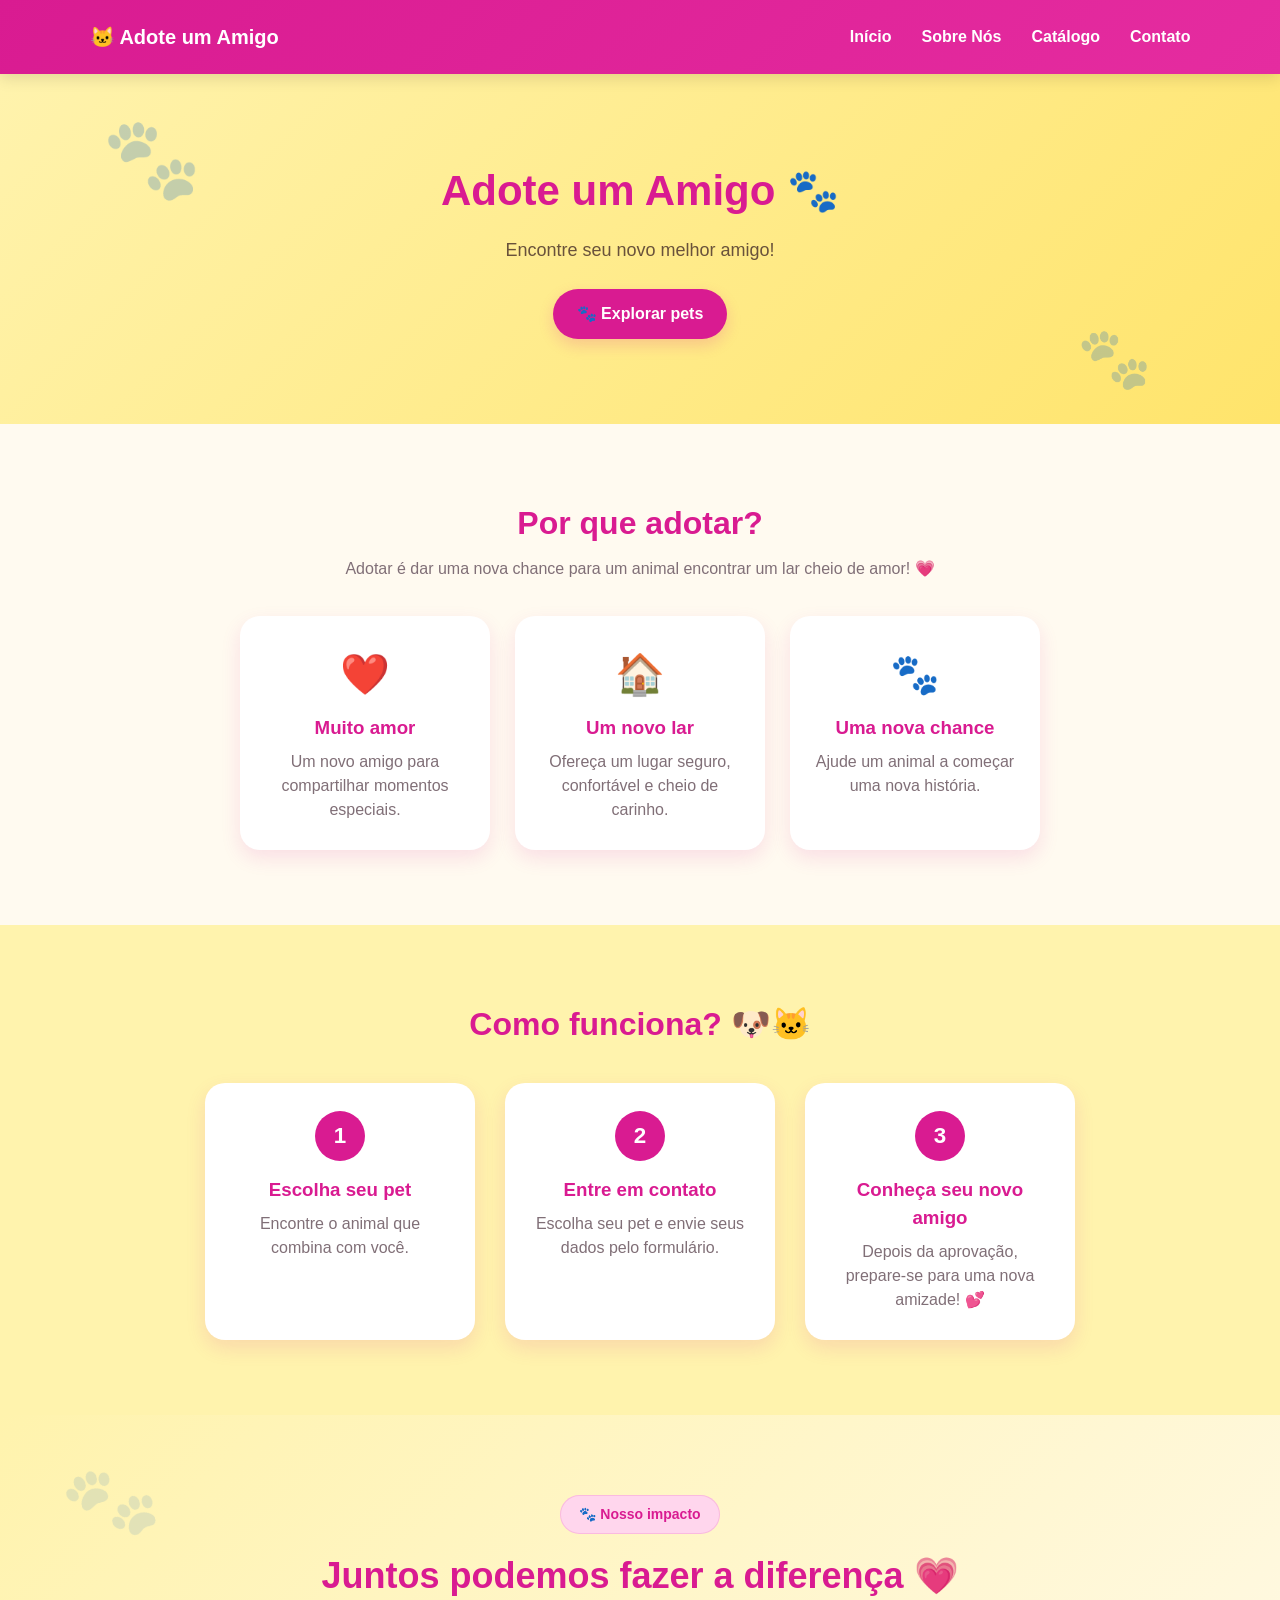
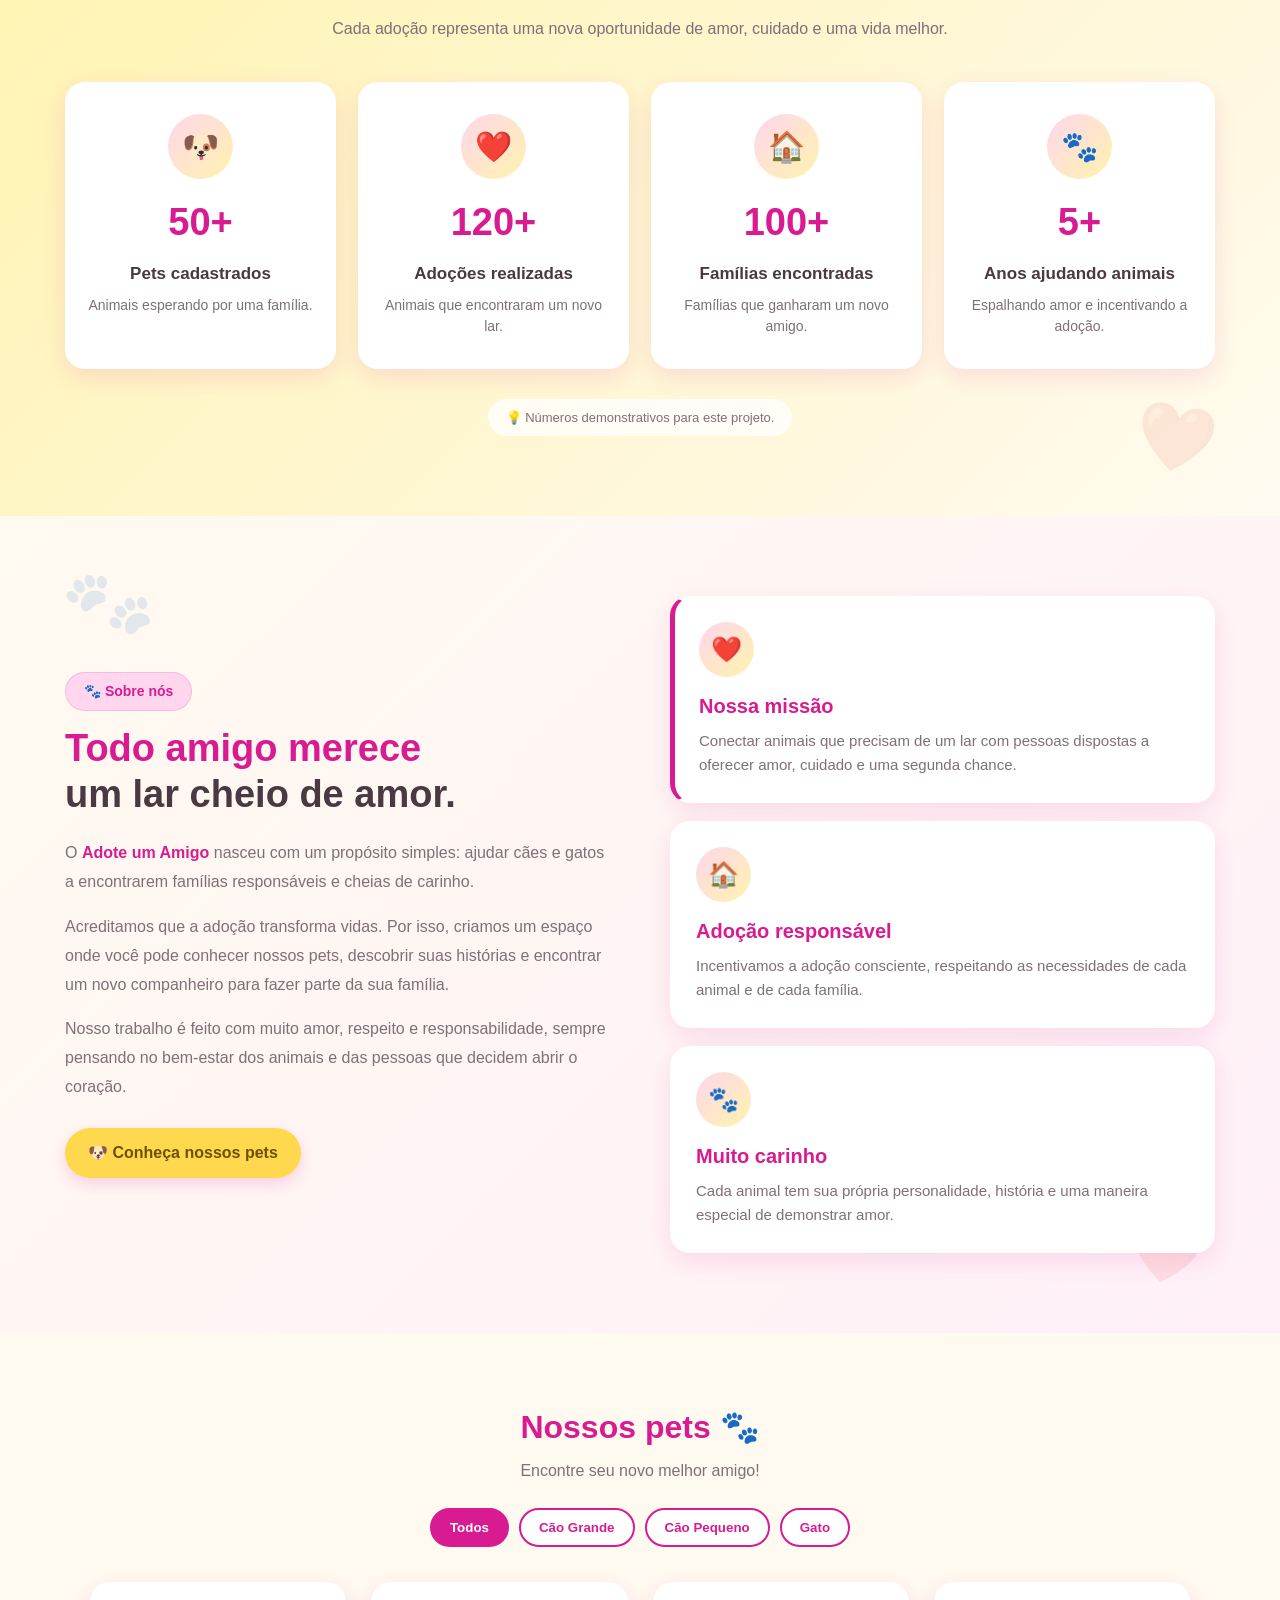
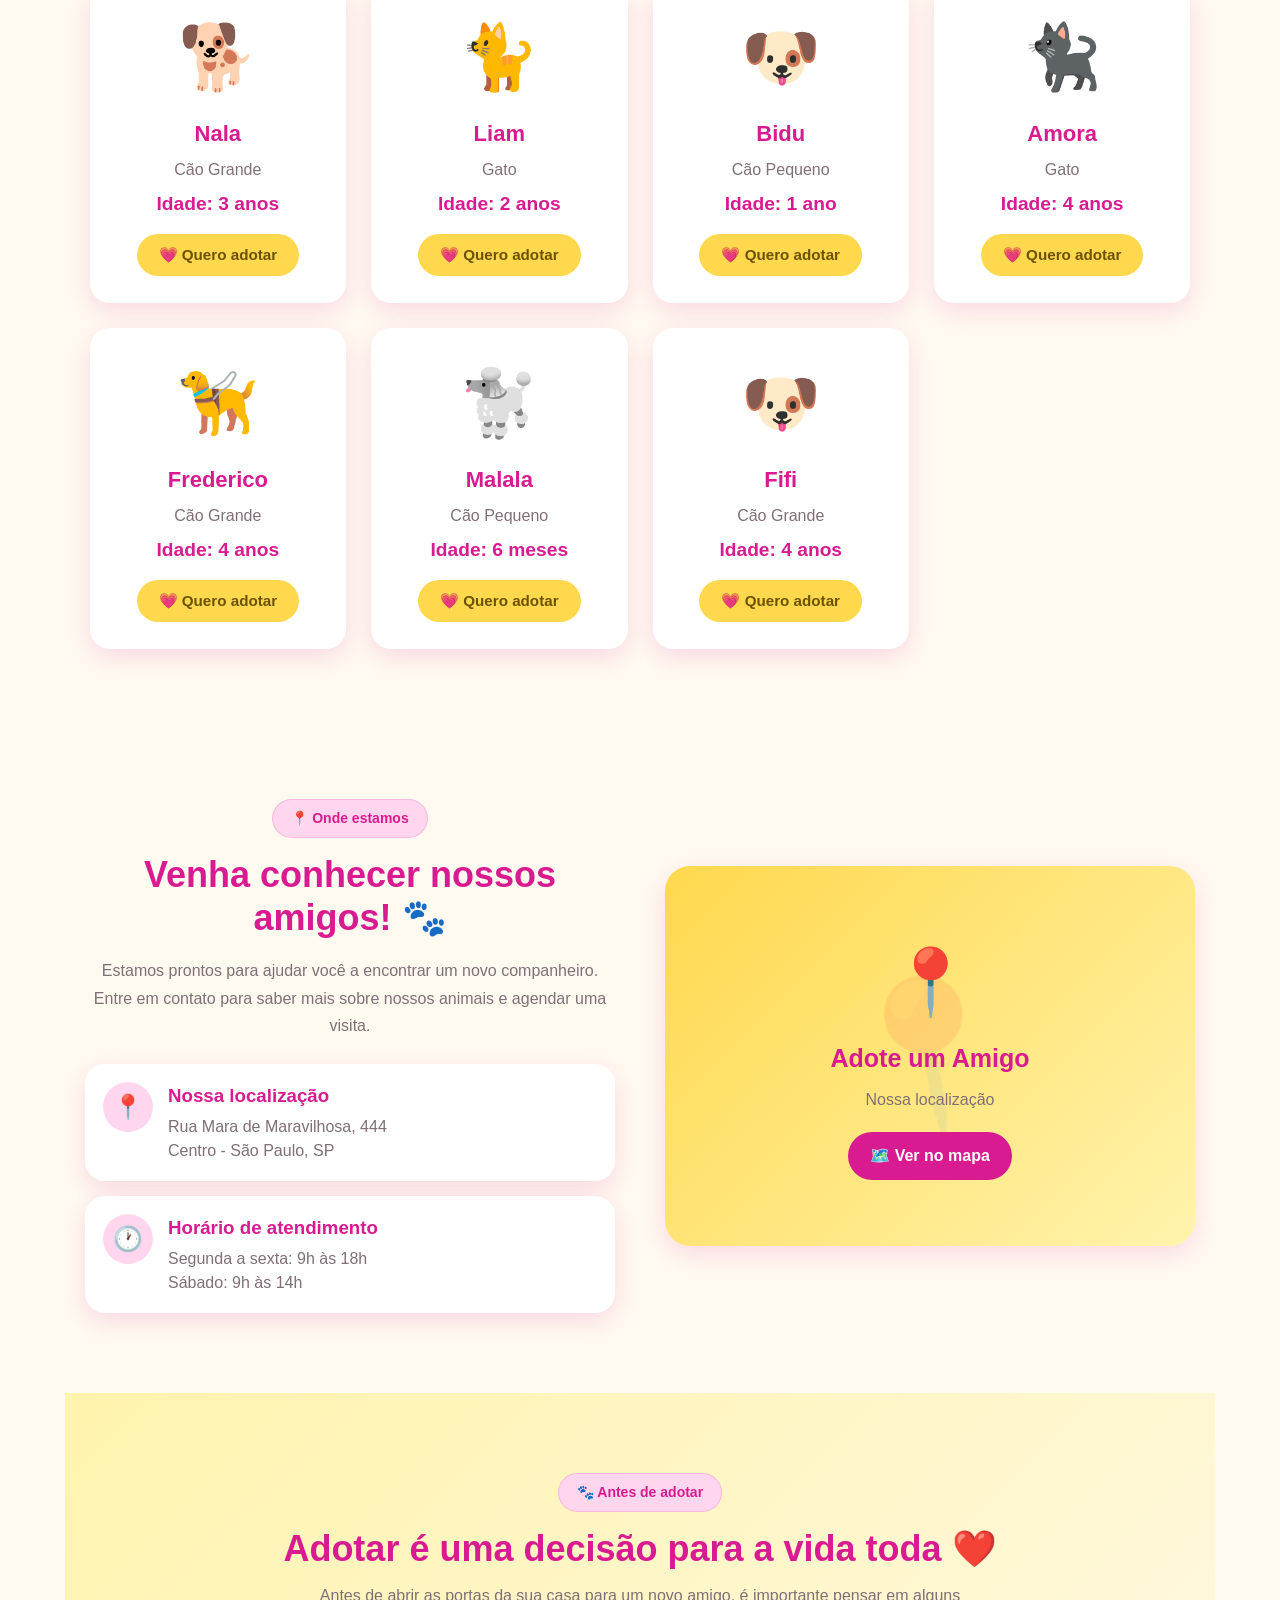
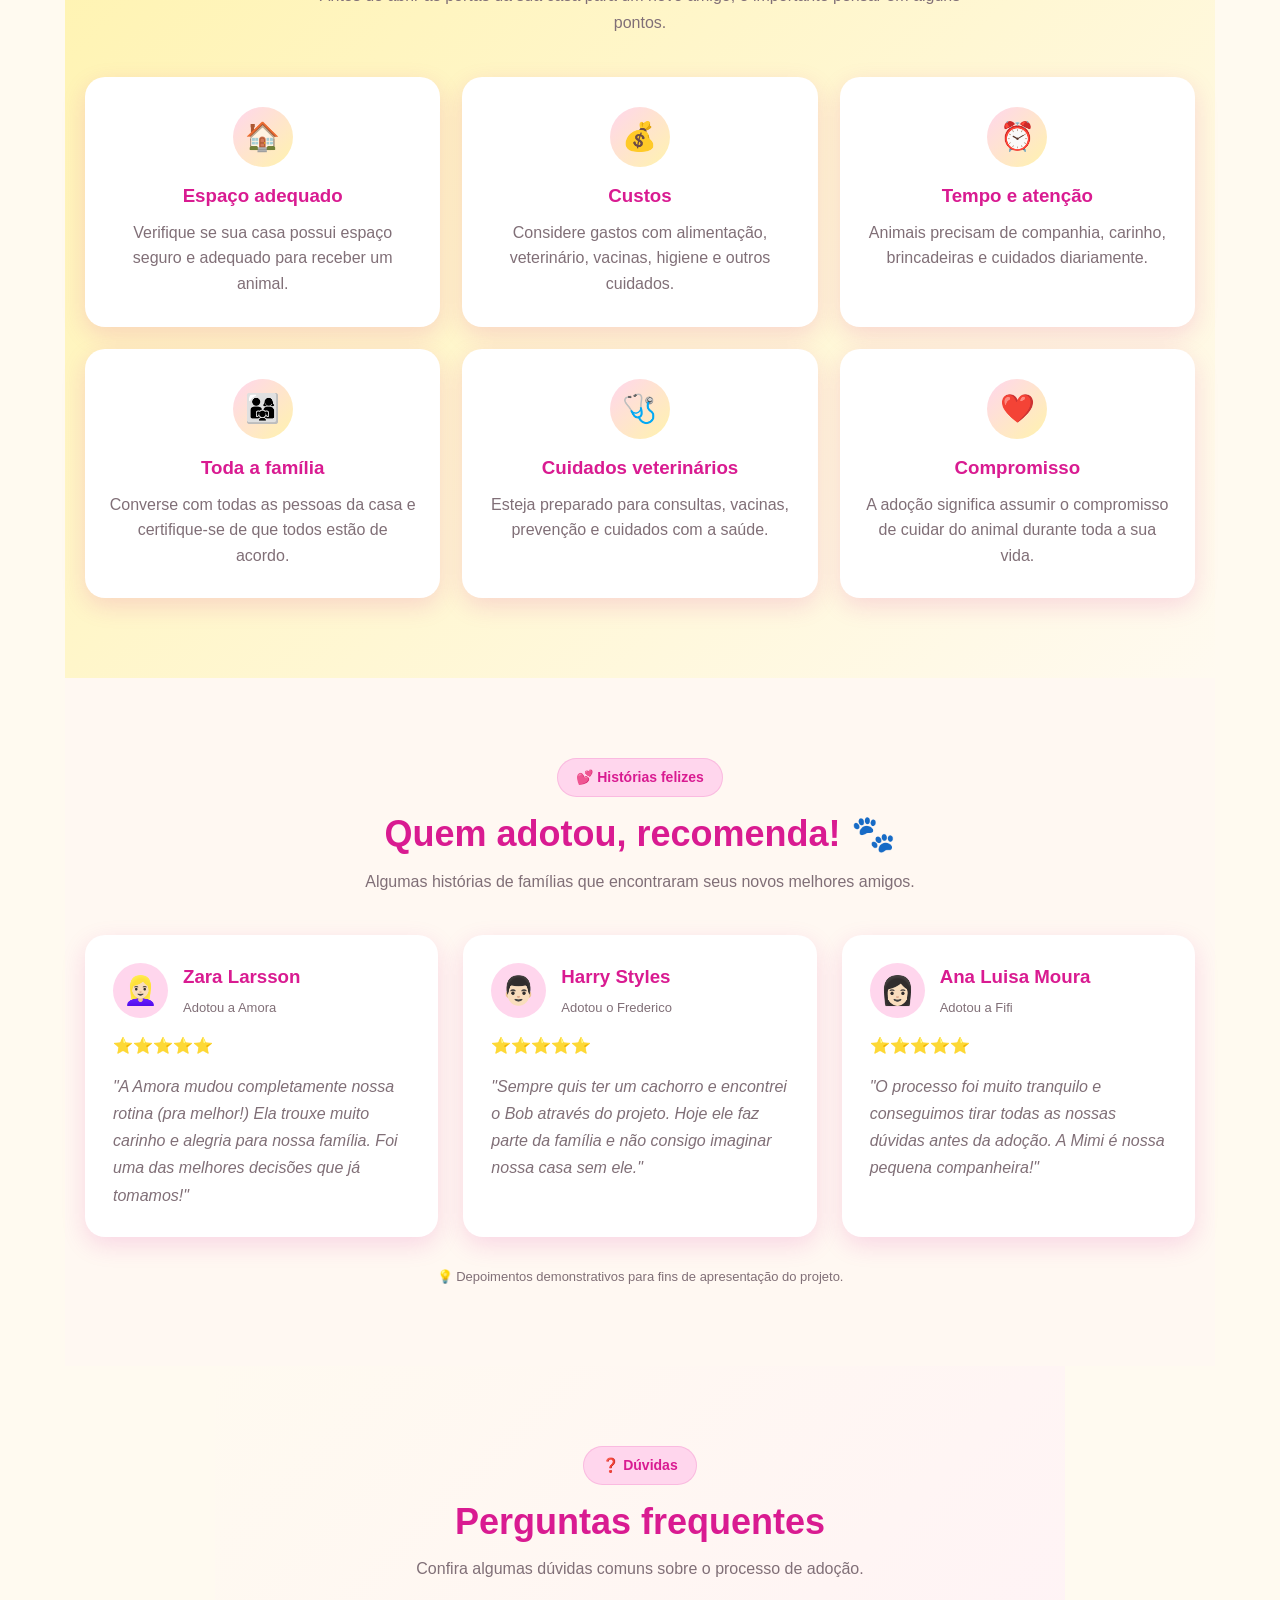
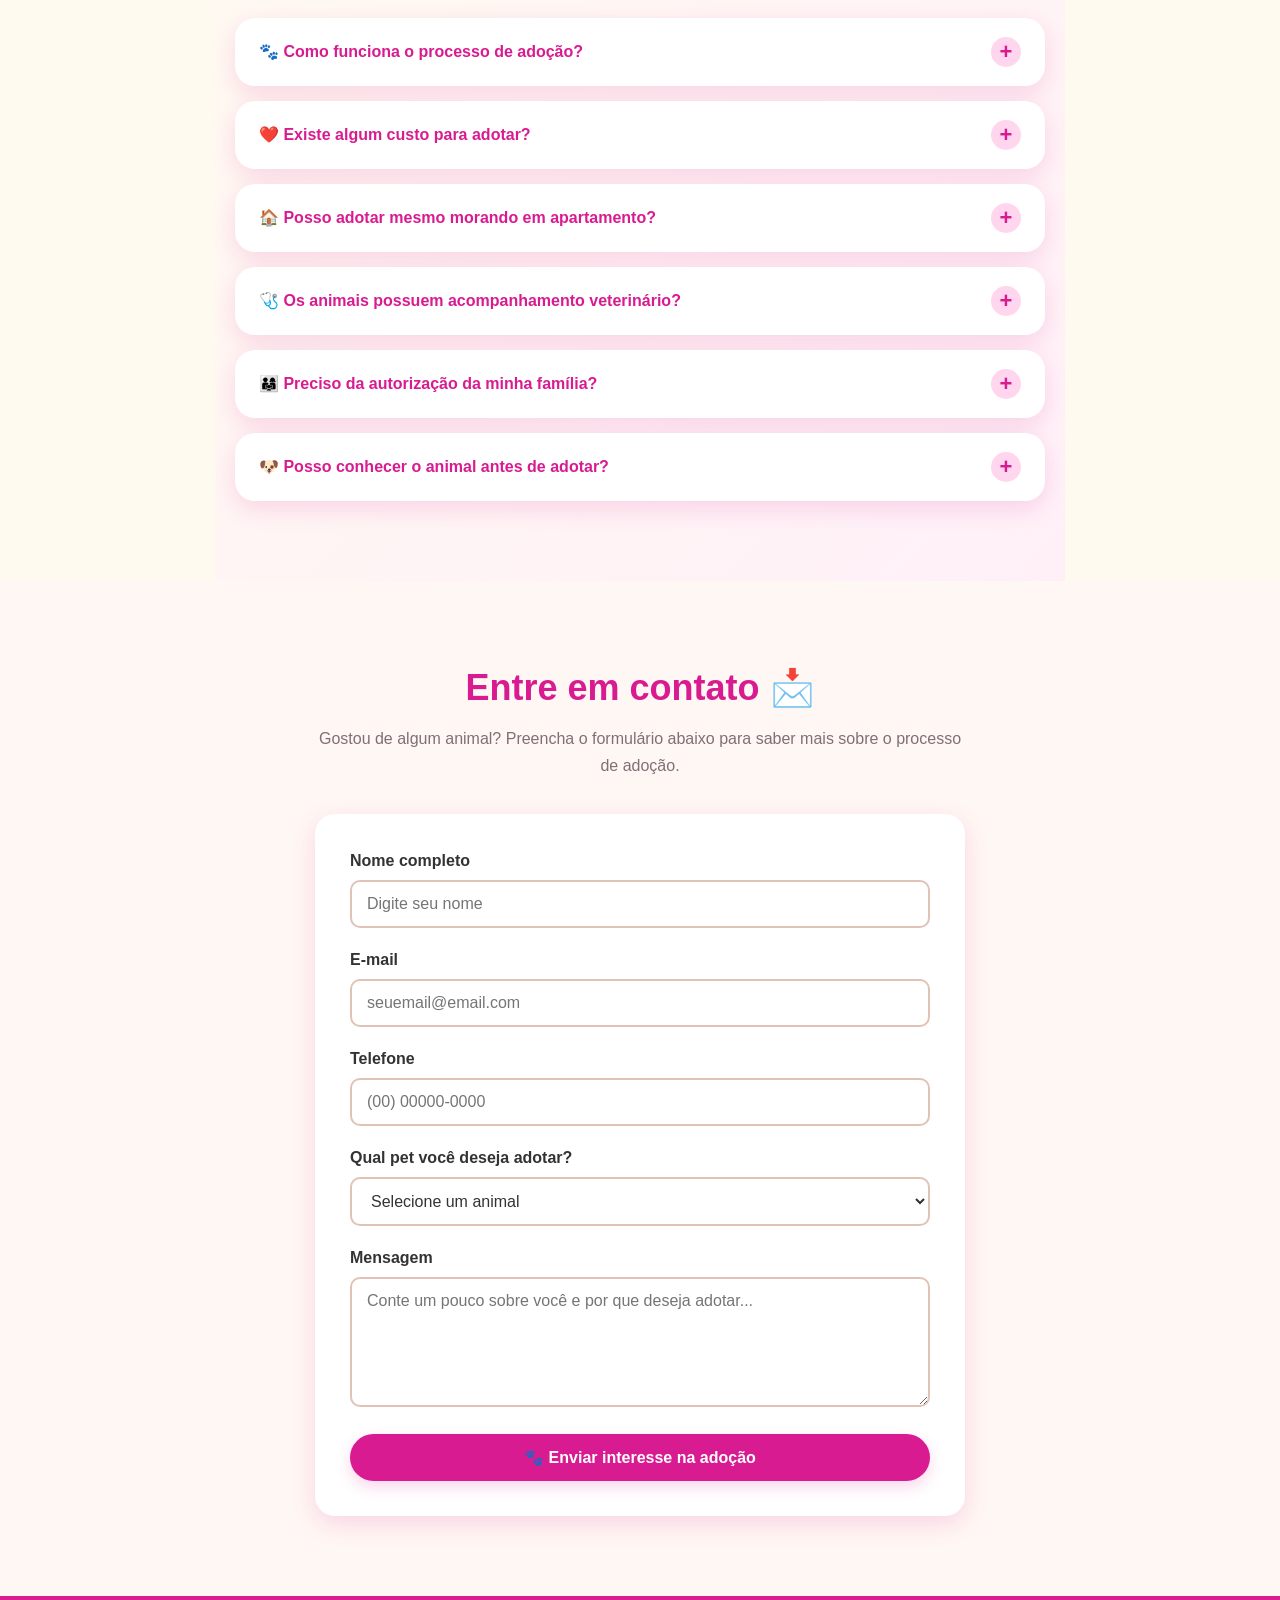
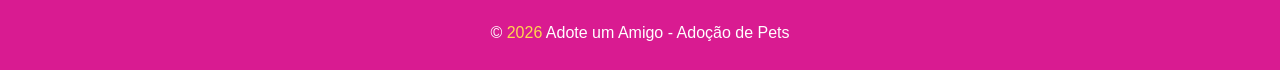
<file: projetos-final-2026-2/18-adocao-pets/index.html>
<!DOCTYPE html>
<html lang="pt-BR">

<head>

    <meta charset="UTF-8">

    <meta
        name="viewport"
        content="width=device-width, initial-scale=1.0"
    >

    <title>Adote um Amigo - Adoção de Pets</title>

    <meta
        name="description"
        content="Encontre cães e gatos para adoção e conheça nossos animais."
    >

    <link rel="stylesheet" href="styles.css">

</head>


<body>


<!-- ===================================================== -->
<!-- CABEÇALHO -->
<!-- ===================================================== -->

<header class="site-header">

    <div class="nav">

        <div class="logo">
            🐱 Adote um Amigo
        </div>


        <button
            class="menu-toggle"
            aria-label="Abrir menu"
            type="button"
        >
            ☰
        </button>


        <ul id="menu">

            <li>
                <a href="#inicio">
                    Início
                </a>
            </li>

            <li>
                <a href="#sobre">
                    Sobre Nós
                </a>
            </li>

            <li>
                <a href="#catalogo">
                    Catálogo
                </a>
            </li>

            <li>
                <a href="#contato">
                    Contato
                </a>
            </li>

        </ul>

    </div>

</header>



<!-- ===================================================== -->
<!-- HERO -->
<!-- ===================================================== -->

<section
    class="hero"
    id="inicio"
>

    <h1>
        Adote um Amigo 🐾
    </h1>

    <p>
        Encontre seu novo melhor amigo!
    </p>

    <a
        href="#catalogo"
        class="btn"
    >
        🐾 Explorar pets
    </a>

</section>



<!-- ===================================================== -->
<!-- POR QUE ADOTAR -->
<!-- ===================================================== -->

<section class="por-que">

    <h2>
        Por que adotar? 
    </h2>

    <p>
        Adotar é dar uma nova chance para um animal encontrar
        um lar cheio de amor! 💗
    </p>


    <div class="beneficios">


        <div class="beneficio">

            <span>
                ❤️
            </span>

            <h3>
                Muito amor
            </h3>

            <p>
                Um novo amigo para compartilhar momentos especiais.
            </p>

        </div>



        <div class="beneficio">

            <span>
                🏠
            </span>

            <h3>
                Um novo lar
            </h3>

            <p>
                Ofereça um lugar seguro, confortável e cheio de carinho.
            </p>

        </div>



        <div class="beneficio">

            <span>
                🐾
            </span>

            <h3>
                Uma nova chance
            </h3>

            <p>
                Ajude um animal a começar uma nova história.
            </p>

        </div>


    </div>

</section>



<!-- ===================================================== -->
<!-- COMO FUNCIONA -->
<!-- ===================================================== -->

<section class="como-funciona">

    <h2>
        Como funciona? 🐶🐱
    </h2>


    <div class="passos">


        <div class="passo">

            <div class="numero">
                1
            </div>

            <h3>
                Escolha seu pet
            </h3>

            <p>
                Encontre o animal que combina com você.
            </p>

        </div>



        <div class="passo">

            <div class="numero">
                2
            </div>

            <h3>
                Entre em contato
            </h3>

            <p>
                Escolha seu pet e envie seus dados pelo formulário.
            </p>

        </div>



        <div class="passo">

            <div class="numero">
                3
            </div>

            <h3>
                Conheça seu novo amigo
            </h3>

            <p>
                Depois da aprovação, prepare-se para uma nova amizade! 💕
            </p>

        </div>


    </div>

</section>

<!-- ============================= -->
<!-- NOSSO IMPACTO -->
<!-- ============================= -->

<section class="impacto" id="impacto">

    <div class="impacto-container">

        <span class="impacto-tag">
            🐾 Nosso impacto
        </span>

        <h2>
            Juntos podemos fazer a diferença 💗
        </h2>

        <p class="impacto-subtitulo">
            Cada adoção representa uma nova oportunidade de amor,
            cuidado e uma vida melhor.
        </p>


        <div class="impacto-cards">

            <!-- PETS -->
            <div class="impacto-card">

                <div class="impacto-icone">
                    🐶
                </div>

                <div class="impacto-numero">
                    50+
                </div>

                <h3>
                    Pets cadastrados
                </h3>

                <p>
                    Animais esperando por uma família.
                </p>

            </div>


            <!-- ADOÇÕES -->
            <div class="impacto-card">

                <div class="impacto-icone">
                    ❤️
                </div>

                <div class="impacto-numero">
                    120+
                </div>

                <h3>
                    Adoções realizadas
                </h3>

                <p>
                    Animais que encontraram um novo lar.
                </p>

            </div>


            <!-- FAMÍLIAS -->
            <div class="impacto-card">

                <div class="impacto-icone">
                    🏠
                </div>

                <div class="impacto-numero">
                    100+
                </div>

                <h3>
                    Famílias encontradas
                </h3>

                <p>
                    Famílias que ganharam um novo amigo.
                </p>

            </div>


            <!-- ANOS -->
            <div class="impacto-card">

                <div class="impacto-icone">
                    🐾
                </div>

                <div class="impacto-numero">
                    5+
                </div>

                <h3>
                    Anos ajudando animais
                </h3>

                <p>
                    Espalhando amor e incentivando a adoção.
                </p>

            </div>

        </div>


        <div class="impacto-aviso">
            💡 Números demonstrativos para este projeto.
        </div>

    </div>

</section>


<!-- ===================================================== -->
<!-- SOBRE NÓS -->
<!-- ===================================================== -->

<section
    id="sobre"
    class="sobre-nos"
>

    <div class="sobre-container">


        <!-- TEXTO -->

        <div class="sobre-texto">

            <span class="sobre-tag">
                🐾 Sobre nós
            </span>


            <h2>

                Todo amigo merece

                <span>
                    um lar cheio de amor.
                </span>

            </h2>


            <p>

                O <strong>Adote um Amigo</strong> nasceu com um
                propósito simples: ajudar cães e gatos a encontrarem
                famílias responsáveis e cheias de carinho.

            </p>


            <p>

                Acreditamos que a adoção transforma vidas. Por isso,
                criamos um espaço onde você pode conhecer nossos pets,
                descobrir suas histórias e encontrar um novo companheiro
                para fazer parte da sua família.

            </p>


            <p>

                Nosso trabalho é feito com muito amor, respeito e
                responsabilidade, sempre pensando no bem-estar dos
                animais e das pessoas que decidem abrir o coração.

            </p>


            <a
                href="#catalogo"
                class="btn-sobre"
            >
                🐶 Conheça nossos pets
            </a>

        </div>



        <!-- CARDS -->

        <div class="sobre-info">


            <div class="sobre-card">

                <div class="sobre-icone">
                    ❤️
                </div>

                <h3>
                    Nossa missão
                </h3>

                <p>

                    Conectar animais que precisam de um lar com pessoas
                    dispostas a oferecer amor, cuidado e uma segunda chance.

                </p>

            </div>



            <div class="sobre-card">

                <div class="sobre-icone">
                    🏠
                </div>

                <h3>
                    Adoção responsável
                </h3>

                <p>

                    Incentivamos a adoção consciente, respeitando as
                    necessidades de cada animal e de cada família.

                </p>

            </div>



            <div class="sobre-card">

                <div class="sobre-icone">
                    🐾
                </div>

                <h3>
                    Muito carinho
                </h3>

                <p>

                    Cada animal tem sua própria personalidade, história
                    e uma maneira especial de demonstrar amor.

                </p>

            </div>


        </div>

    </div>

</section>



<!-- ===================================================== -->
<!-- CATÁLOGO -->
<!-- ===================================================== -->

<section id="catalogo">

    <div class="container">


        <h2>
            Nossos pets 🐾
        </h2>


        <p>
            Encontre seu novo melhor amigo!
        </p>



        <!-- FILTROS -->

        <div
            class="filtros"
            id="filtros"
        >


            <button
                type="button"
                class="filtro-btn ativo"
                data-filtro="Todos"
            >
                Todos
            </button>


            <button
                type="button"
                class="filtro-btn"
                data-filtro="Cão Grande"
            >
                Cão Grande
            </button>


            <button
                type="button"
                class="filtro-btn"
                data-filtro="Cão Pequeno"
            >
                Cão Pequeno
            </button>


            <button
                type="button"
                class="filtro-btn"
                data-filtro="Gato"
            >
                Gato
            </button>


        </div>



        <!-- LISTA DE PETS -->

        <div
            class="catalogo"
            id="lista"
        >
        </div>


    </div>

</section>

<div class="localizacao-container">

    <div class="localizacao-texto">

        <span class="localizacao-tag">
            📍 Onde estamos
        </span>

        <h2>
            Venha conhecer nossos amigos! 🐾
        </h2>

        <p>
            Estamos prontos para ajudar você a encontrar um novo
            companheiro. Entre em contato para saber mais sobre
            nossos animais e agendar uma visita.
        </p>

        <div class="endereco">

            <div class="endereco-icone">
                📍
            </div>

            <div>
                <h3>
                    Nossa localização
                </h3>

                <p>
                    Rua Mara de Maravilhosa, 444<br>
                    Centro - São Paulo, SP
                </p>
            </div>

        </div>

        <div class="horario">

            <div class="horario-icone">
                🕐
            </div>

            <div>
                <h3>
                    Horário de atendimento
                </h3>

                <p>
                    Segunda a sexta: 9h às 18h<br>
                    Sábado: 9h às 14h
                </p>
            </div>

        </div>

    </div>


    <div class="mapa">

        <div class="mapa-conteudo">

            <span>
                📍
            </span>

            <h3>
                Adote um Amigo
            </h3>

            <p>
                Nossa localização
            </p>

            <a
                href="https://www.google.com/maps"
                target="_blank"
                class="btn-mapa">

                🗺️ Ver no mapa

            </a>

        </div>

    </div>

</div>

<div class="antes-container">

    <span class="antes-tag">
        🐾 Antes de adotar
    </span>

    <h2>
        Adotar é uma decisão para a vida toda ❤️
    </h2>

    <p class="antes-subtitulo">
        Antes de abrir as portas da sua casa para um novo amigo,
        é importante pensar em alguns pontos.
    </p>


    <div class="consideracoes">

        <div class="consideracao">

            <div class="consideracao-icone">
                🏠
            </div>

            <h3>
                Espaço adequado
            </h3>

            <p>
                Verifique se sua casa possui espaço seguro e
                adequado para receber um animal.
            </p>

        </div>


        <div class="consideracao">

            <div class="consideracao-icone">
                💰
            </div>

            <h3>
                Custos
            </h3>

            <p>
                Considere gastos com alimentação, veterinário,
                vacinas, higiene e outros cuidados.
            </p>

        </div>


        <div class="consideracao">

            <div class="consideracao-icone">
                ⏰
            </div>

            <h3>
                Tempo e atenção
            </h3>

            <p>
                Animais precisam de companhia, carinho,
                brincadeiras e cuidados diariamente.
            </p>

        </div>


        <div class="consideracao">

            <div class="consideracao-icone">
                👨‍👩‍👧
            </div>

            <h3>
                Toda a família
            </h3>

            <p>
                Converse com todas as pessoas da casa e
                certifique-se de que todos estão de acordo.
            </p>

        </div>


        <div class="consideracao">

            <div class="consideracao-icone">
                🩺
            </div>

            <h3>
                Cuidados veterinários
            </h3>

            <p>
                Esteja preparado para consultas, vacinas,
                prevenção e cuidados com a saúde.
            </p>

        </div>


        <div class="consideracao">

            <div class="consideracao-icone">
                ❤️
            </div>

            <h3>
                Compromisso
            </h3>

            <p>
                A adoção significa assumir o compromisso de
                cuidar do animal durante toda a sua vida.
            </p>

        </div>

    </div>

</div>


<div class="depoimentos-container">

    <span class="depoimentos-tag">
        💕 Histórias felizes
    </span>

    <h2>
        Quem adotou, recomenda! 🐾
    </h2>

    <p class="depoimentos-subtitulo">
        Algumas histórias de famílias que encontraram
        seus novos melhores amigos.
    </p>


    <div class="depoimentos-cards">

        <div class="depoimento">

            <div class="depoimento-topo">

                <div class="depoimento-avatar">
                    👱🏻‍♀️
                </div>

                <div>
                    <h3>
                        Zara Larsson
                    </h3>

                    <span>
                        Adotou a Amora
                    </span>
                </div>

            </div>

            <div class="estrelas">
                ⭐⭐⭐⭐⭐
            </div>

            <p>
                "A Amora mudou completamente nossa rotina (pra melhor!)
                Ela trouxe muito carinho e alegria para nossa
                família. Foi uma das melhores decisões que já tomamos!"
            </p>

        </div>


        <div class="depoimento">

            <div class="depoimento-topo">

                <div class="depoimento-avatar">
                    👨🏻
                </div>

                <div>
                    <h3>
                        Harry Styles
                    </h3>

                    <span>
                        Adotou o Frederico
                    </span>
                </div>

            </div>

            <div class="estrelas">
                ⭐⭐⭐⭐⭐
            </div>

            <p>
                "Sempre quis ter um cachorro e encontrei o Bob
                através do projeto. Hoje ele faz parte da família
                e não consigo imaginar nossa casa sem ele."
            </p>

        </div>


        <div class="depoimento">

            <div class="depoimento-topo">

                <div class="depoimento-avatar">
                    👩🏻
                </div>

                <div>
                    <h3>
                        Ana Luisa Moura
                    </h3>

                    <span>
                        Adotou a Fifi
                    </span>
                </div>

            </div>

            <div class="estrelas">
                ⭐⭐⭐⭐⭐
            </div>

            <p>
                "O processo foi muito tranquilo e conseguimos
                tirar todas as nossas dúvidas antes da adoção.
                A Mimi é nossa pequena companheira!"
            </p>

        </div>

    </div>

    <p class="depoimentos-aviso">
        💡 Depoimentos demonstrativos para fins de apresentação do projeto.
    </p>

</div>

<div class="faq-container">

    <span class="faq-tag">
        ❓ Dúvidas
    </span>

    <h2>
        Perguntas frequentes
    </h2>

    <p class="faq-subtitulo">
        Confira algumas dúvidas comuns sobre o processo de adoção.
    </p>


    <div class="faq-list">


        <details class="faq-item">

            <summary>
                🐾 Como funciona o processo de adoção?
            </summary>

            <p>
                Primeiro, você escolhe um animal que deseja conhecer.
                Depois, entra em contato e fornece algumas informações
                para que a equipe possa orientar sobre o processo.
            </p>

        </details>


        <details class="faq-item">

            <summary>
                ❤️ Existe algum custo para adotar?
            </summary>

            <p>
                As condições podem variar de acordo com o projeto ou
                instituição responsável pelo animal. Entre em contato
                para receber informações atualizadas.
            </p>

        </details>


        <details class="faq-item">

            <summary>
                🏠 Posso adotar mesmo morando em apartamento?
            </summary>

            <p>
                Sim. O mais importante é verificar se o ambiente é
                seguro e adequado para as necessidades do animal.
                Algumas espécies e portes podem precisar de cuidados
                específicos.
            </p>

        </details>


        <details class="faq-item">

            <summary>
                🩺 Os animais possuem acompanhamento veterinário?
            </summary>

            <p>
                As condições de saúde podem variar de um animal para
                outro. Antes da adoção, procure informações sobre
                vacinação, consultas e demais cuidados necessários.
            </p>

        </details>


        <details class="faq-item">

            <summary>
                👨‍👩‍👧 Preciso da autorização da minha família?
            </summary>

            <p>
                É importante que todas as pessoas que moram na casa
                estejam de acordo com a adoção e preparadas para
                participar dos cuidados com o animal.
            </p>

        </details>


        <details class="faq-item">

            <summary>
                🐶 Posso conhecer o animal antes de adotar?
            </summary>

            <p>
                Sim. O contato e a visita são importantes para conhecer
                o animal, entender seu comportamento e verificar se
                existe compatibilidade com a família.
            </p>

        </details>


    </div>

</div>



<!-- ===================================================== -->
<!-- CONTATO -->
<!-- ===================================================== -->

<section
    id="contato"
    class="contato"
>


    <div class="container">


        <h2>
            Entre em contato 📩
        </h2>


        <p class="subtitle">

            Gostou de algum animal? Preencha o formulário abaixo
            para saber mais sobre o processo de adoção.

        </p>



        <div class="formulario-container">


            <form id="formContato">


                <!-- NOME -->

                <div class="campo">

                    <label for="nome">
                        Nome completo
                    </label>

                    <input
                        type="text"
                        id="nome"
                        name="nome"
                        placeholder="Digite seu nome"
                        required
                    >

                </div>



                <!-- EMAIL -->

                <div class="campo">

                    <label for="email">
                        E-mail
                    </label>

                    <input
                        type="email"
                        id="email"
                        name="email"
                        placeholder="seuemail@email.com"
                        required
                    >

                </div>



                <!-- TELEFONE -->

                <div class="campo">

                    <label for="telefone">
                        Telefone
                    </label>

                    <input
                        type="tel"
                        id="telefone"
                        name="telefone"
                        placeholder="(00) 00000-0000"
                        required
                    >

                </div>



                <!-- PET -->

                <div class="campo">

                    <label for="pet">
                        Qual pet você deseja adotar?
                    </label>


                    <select
                        id="pet"
                        name="pet"
                        required
                    >

                        <option value="">
                            Selecione um animal
                        </option>

                        <option value="Bob">
                            🐕 Bob
                        </option>

                        <option value="Mimi">
                            🐈 Mimi
                        </option>

                        <option value="Bidu">
                            🐶 Bidu
                        </option>

                        <option value="Amora">
                            🐈‍⬛ Amora
                        </option>

                        <option value="Frederico">
                            🦮 Frederico
                        </option>

                        <option value="Malala">
                            🐩 Malala
                        </option>

                        <option value="Fifi">
                            🐶 Fifi
                        </option>

                    </select>

                </div>



                <!-- MENSAGEM -->

                <div class="campo">

                    <label for="mensagem">
                        Mensagem
                    </label>


                    <textarea
                        id="mensagem"
                        name="mensagem"
                        rows="5"
                        placeholder="Conte um pouco sobre você e por que deseja adotar..."
                        required
                    ></textarea>

                </div>



                <!-- BOTÃO -->

                <button
                    type="submit"
                    class="btn btn-enviar"
                >
                    🐾 Enviar interesse na adoção
                </button>



                <!-- MENSAGEM DE SUCESSO -->

                <div
                    id="mensagemSucesso"
                    class="mensagem-sucesso"
                >
                </div>


            </form>

        </div>

    </div>

</section>



<!-- ===================================================== -->
<!-- RODAPÉ -->
<!-- ===================================================== -->

<footer>

    <p>

        © <span id="ano"></span>

        Adote um Amigo - Adoção de Pets

    </p>

</footer>



<!-- ===================================================== -->
<!-- JAVASCRIPT -->
<!-- ===================================================== -->

<script>


// =====================================================
// LISTA DOS ANIMAIS
// =====================================================

window.ITENS = [

    {
        nome: "Nala",
        categoria: "Cão Grande",
        preco: "3 anos",
        emoji: "🐕"
    },

    {
        nome: "Liam",
        categoria: "Gato",
        preco: "2 anos",
        emoji: "🐈"
    },

    {
        nome: "Bidu",
        categoria: "Cão Pequeno",
        preco: "1 ano",
        emoji: "🐶"
    },

    {
        nome: "Amora",
        categoria: "Gato",
        preco: "4 anos",
        emoji: "🐈‍⬛"
    },

    {
        nome: "Frederico",
        categoria: "Cão Grande",
        preco: "4 anos",
        emoji: "🦮"
    },

    {
        nome: "Malala",
        categoria: "Cão Pequeno",
        preco: "6 meses",
        emoji: "🐩"
    },

    {
        nome: "Fifi",
        categoria: "Cão Grande",
        preco: "4 anos",
        emoji: "🐶"
    }

];


window.LABEL_PRECO = "Idade:";



// =====================================================
// ELEMENTOS
// =====================================================

const lista =
    document.getElementById("lista");

const filtros =
    document.getElementById("filtros");

const ano =
    document.getElementById("ano");



// =====================================================
// MOSTRAR ANIMAIS
// =====================================================

function mostrarAnimais(categoria = "Todos") {


    lista.innerHTML = "";


    const animais =
        categoria === "Todos"
            ? window.ITENS
            : window.ITENS.filter(
                animal =>
                    animal.categoria === categoria
            );


    if (animais.length === 0) {

        lista.innerHTML = `
            <div class="vazio">
                Nenhum animal encontrado. 🐾
            </div>
        `;

        return;

    }



    animais.forEach(animal => {


        const card =
            document.createElement("article");


        card.className =
            "item-card";


        card.innerHTML = `

            <div class="img">
                ${animal.emoji}
            </div>


            <h3>
                ${animal.nome}
            </h3>


            <p>
                ${animal.categoria}
            </p>


            <div class="preco">
                ${window.LABEL_PRECO}
                ${animal.preco}
            </div>


            <button
                type="button"
                class="btn-adotar"
                onclick="adotar('${animal.nome}')"
            >
                💗 Quero adotar
            </button>

        `;


        lista.appendChild(card);

    });

}



// =====================================================
// BOTÃO QUERO ADOTAR
// =====================================================

function adotar(nome) {


    const select =
        document.getElementById("pet");


    if (select) {

        select.value = nome;

    }


    const contato =
        document.getElementById("contato");


    if (contato) {

        contato.scrollIntoView({
            behavior: "smooth"
        });

    }

}



// =====================================================
// FILTROS
// =====================================================

if (filtros) {


    filtros.addEventListener(
        "click",
        function(event) {


            const botao =
                event.target.closest(".filtro-btn");


            if (!botao) {
                return;
            }


            document
                .querySelectorAll(".filtro-btn")
                .forEach(btn => {

                    btn.classList.remove("ativo");

                });


            botao.classList.add("ativo");


            const categoria =
                botao.dataset.filtro;


            mostrarAnimais(categoria);

        }
    );

}



// =====================================================
// ANO AUTOMÁTICO
// =====================================================

if (ano) {

    ano.textContent =
        new Date().getFullYear();

}



// =====================================================
// MENU MOBILE
// =====================================================

const menuToggle =
    document.querySelector(".menu-toggle");

const menu =
    document.getElementById("menu");


if (menuToggle && menu) {


    menuToggle.addEventListener(
        "click",
        function() {

            menu.classList.toggle("open");

        }
    );


    menu.querySelectorAll("a")
        .forEach(link => {

            link.addEventListener(
                "click",
                function() {

                    menu.classList.remove("open");

                }
            );

        });

}



// =====================================================
// FORMULÁRIO + WHATSAPP
// =====================================================

const formContato =
    document.getElementById("formContato");


const mensagemSucesso =
    document.getElementById("mensagemSucesso");


if (formContato) {


    formContato.addEventListener(
        "submit",
        function(event) {


            event.preventDefault();

            event.stopPropagation();


            const nome =
                document
                    .getElementById("nome")
                    .value
                    .trim();


            const email =
                document
                    .getElementById("email")
                    .value
                    .trim();


            const telefone =
                document
                    .getElementById("telefone")
                    .value
                    .trim();


            const pet =
                document
                    .getElementById("pet")
                    .value;


            const mensagem =
                document
                    .getElementById("mensagem")
                    .value
                    .trim();



            // =================================================
            // COLOQUE SEU NÚMERO AQUI
            // =================================================

            const numeroWhatsApp =
                "5511999999999";



            // =================================================
            // MENSAGEM
            // =================================================

            const texto =

`🐾 *NOVO INTERESSE EM ADOÇÃO*

👤 *Nome:* ${nome}

📧 *E-mail:* ${email}

📱 *Telefone:* ${telefone}

🐶 *Pet escolhido:* ${pet}

💬 *Mensagem:*
${mensagem}

❤️ Enviado pelo site Adote um Amigo.`;



            // =================================================
            // LINK WHATSAPP
            // =================================================

            const linkWhatsApp =

                "https://wa.me/" +
                numeroWhatsApp +
                "?text=" +
                encodeURIComponent(texto);



            // =================================================
            // MENSAGEM DE SUCESSO
            // =================================================

            if (mensagemSucesso) {

                mensagemSucesso.textContent =
                    "🐾 Formulário preenchido! Abrindo o WhatsApp... ❤️";

                mensagemSucesso.classList.add("mostrar");

            }



            // =================================================
            // ABRIR WHATSAPP
            // =================================================

            const link =
                document.createElement("a");


            link.href =
                linkWhatsApp;


            link.target =
                "_blank";


            link.rel =
                "noopener noreferrer";


            document.body.appendChild(link);


            link.click();


            document.body.removeChild(link);



            // =================================================
            // LIMPAR FORMULÁRIO
            // =================================================

            formContato.reset();

        },
        true
    );

}



// =====================================================
// INICIAR CATÁLOGO
// =====================================================

mostrarAnimais("Todos");


</script>


</body>

</html>
</file>
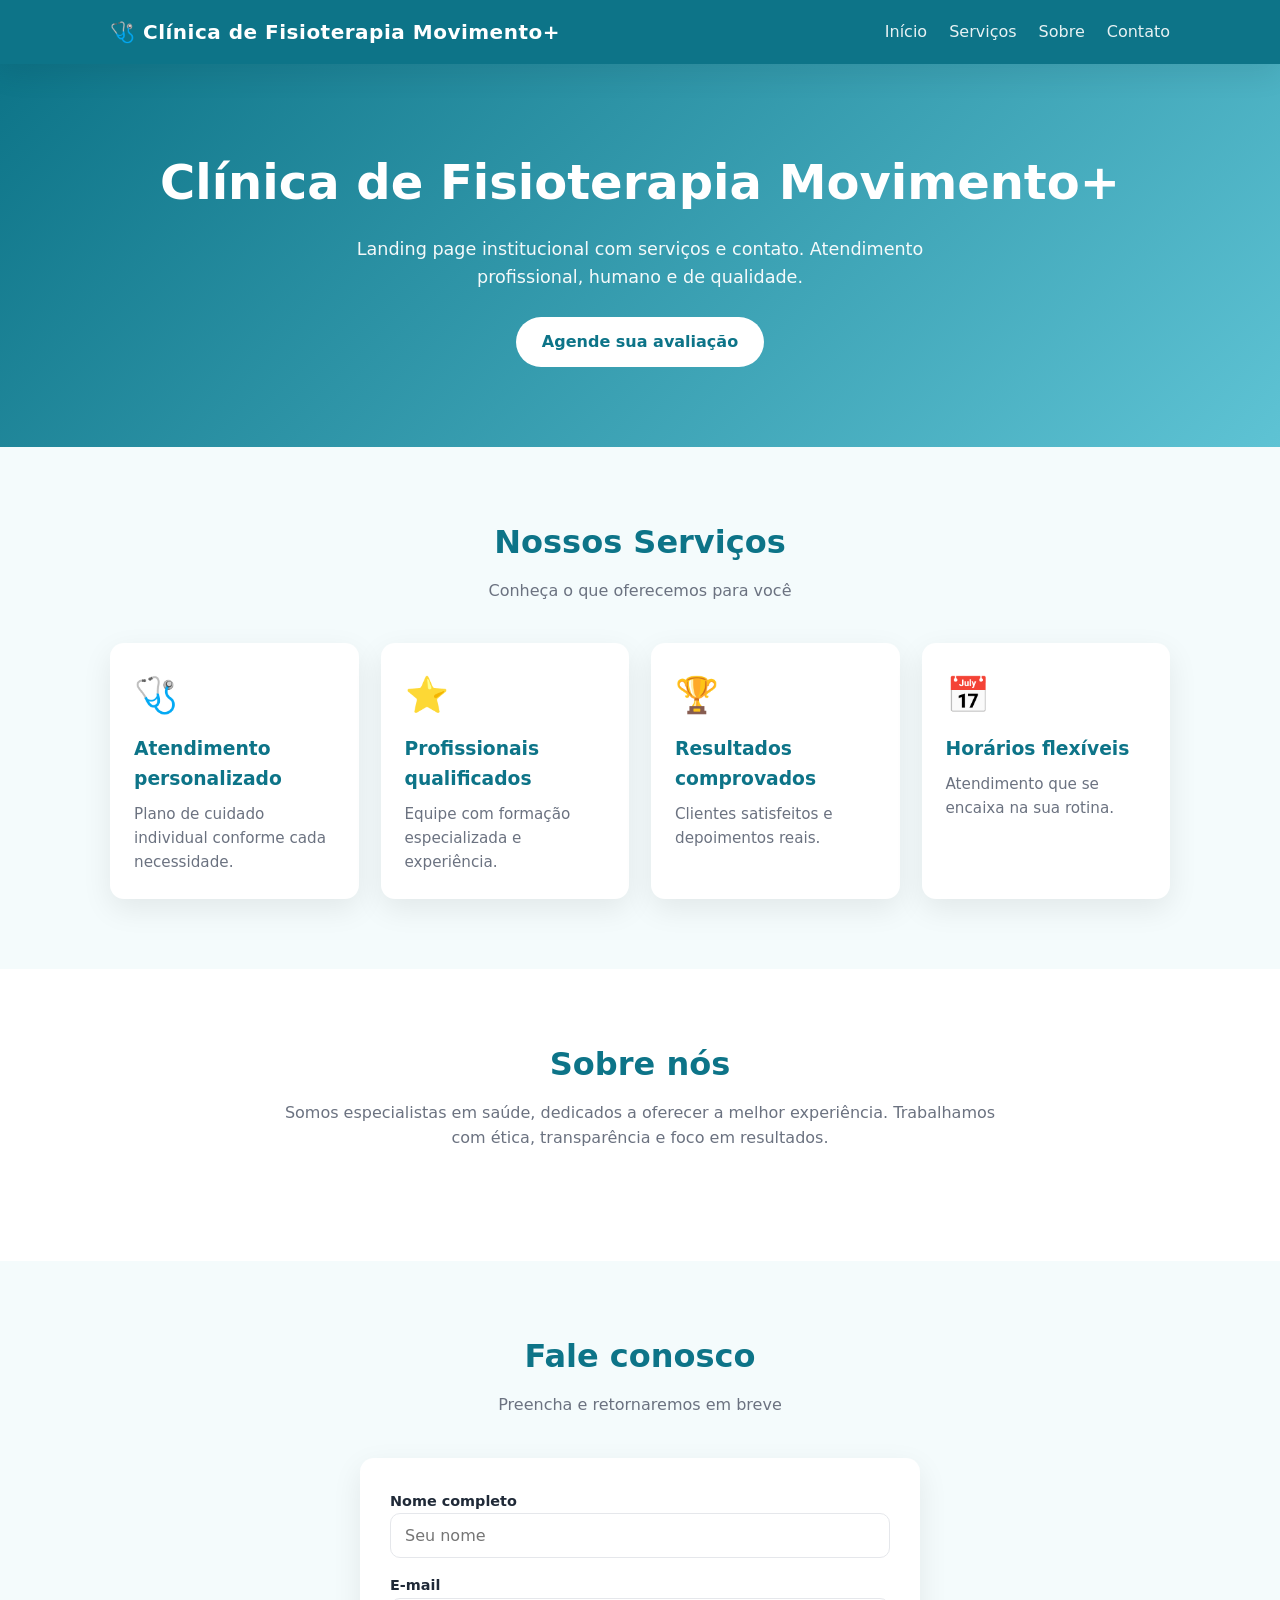
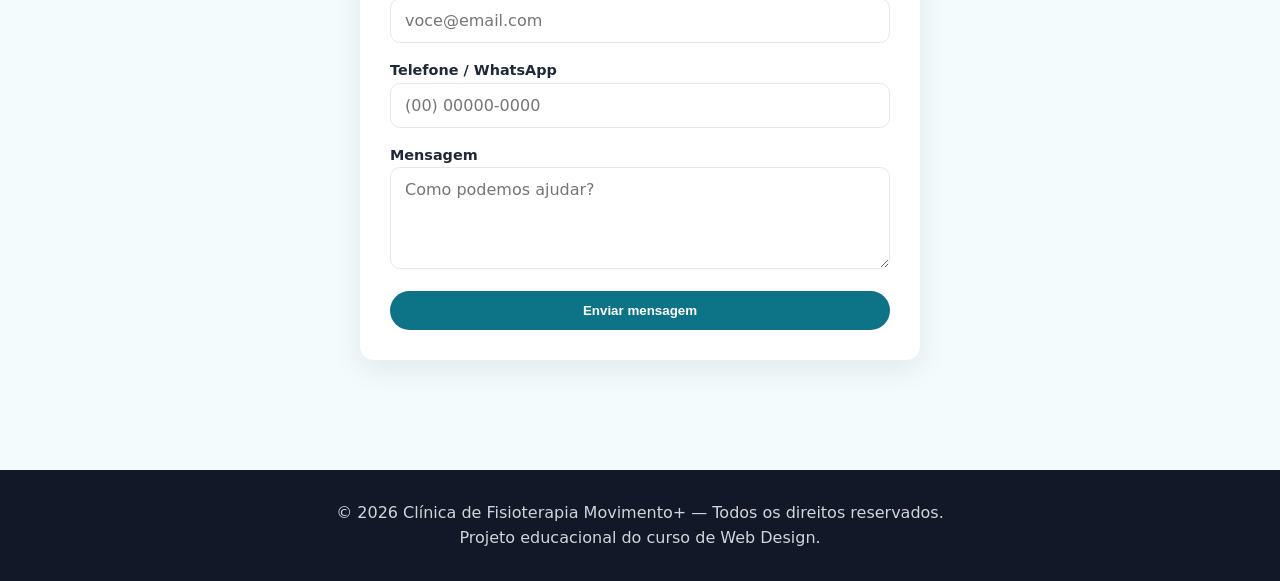
<file: projetos-final-2026-2/14-petshop/01-fisioterapeuta/index.html>
<!DOCTYPE html>
<!--
  Clínica de Fisioterapia Movimento+
  Projeto didático do curso de Web Design.
  Estrutura: header, hero, serviços (cards), sobre, contato (form), footer.
-->
<html lang="pt-BR">
<head>
  <meta charset="UTF-8" />
  <!-- viewport torna o site responsivo no celular -->
  <meta name="viewport" content="width=device-width, initial-scale=1.0" />
  <title>Clínica de Fisioterapia Movimento+</title>
  <meta name="description" content="Landing page institucional com serviços e contato." />
  <link rel="stylesheet" href="styles.css" />
</head>
<body>

  <!-- CABEÇALHO com navegação -->
  <header class="site-header">
    <div class="nav">
      <div class="logo">🩺 Clínica de Fisioterapia Movimento+</div>
      <button class="menu-toggle" aria-label="Abrir menu">☰</button>
      <ul id="menu">
        <li><a href="#inicio">Início</a></li>
        <li><a href="#servicos">Serviços</a></li>
        <li><a href="#sobre">Sobre</a></li>
        <li><a href="#contato">Contato</a></li>
      </ul>
    </div>
  </header>

  <!-- HERO: primeira impressão do site -->
  <section class="hero" id="inicio">
    <h1>Clínica de Fisioterapia Movimento+</h1>
    <p>Landing page institucional com serviços e contato. Atendimento profissional, humano e de qualidade.</p>
    <a href="#contato" class="btn">Agende sua avaliação</a>
  </section>

  <!-- SERVIÇOS em formato de cards -->
  <section id="servicos">
    <div class="container">
      <h2>Nossos Serviços</h2>
      <p class="subtitle">Conheça o que oferecemos para você</p>
      <div class="grid">
        <article class="card">
          <div class="icon">🩺</div>
          <h3>Atendimento personalizado</h3>
          <p>Plano de cuidado individual conforme cada necessidade.</p>
        </article>
        <article class="card">
          <div class="icon">⭐</div>
          <h3>Profissionais qualificados</h3>
          <p>Equipe com formação especializada e experiência.</p>
        </article>
        <article class="card">
          <div class="icon">🏆</div>
          <h3>Resultados comprovados</h3>
          <p>Clientes satisfeitos e depoimentos reais.</p>
        </article>
        <article class="card">
          <div class="icon">📅</div>
          <h3>Horários flexíveis</h3>
          <p>Atendimento que se encaixa na sua rotina.</p>
        </article>
      </div>
    </div>
  </section>

  <!-- SOBRE -->
  <section id="sobre" style="background:#fff;">
    <div class="container">
      <h2>Sobre nós</h2>
      <p class="subtitle" style="max-width:720px; margin-left:auto; margin-right:auto;">
        Somos especialistas em saúde, dedicados a oferecer a melhor
        experiência. Trabalhamos com ética, transparência e foco em resultados.
      </p>
    </div>
  </section>

  <!-- CONTATO com formulário -->
  <section id="contato">
    <div class="container">
      <h2>Fale conosco</h2>
      <p class="subtitle">Preencha e retornaremos em breve</p>
      <form class="contact" id="formContato" novalidate>
        <div>
          <label for="nome">Nome completo</label>
          <input type="text" id="nome" name="nome" required placeholder="Seu nome" />
        </div>
        <div>
          <label for="email">E-mail</label>
          <input type="email" id="email" name="email" required placeholder="voce@email.com" />
        </div>
        <div>
          <label for="telefone">Telefone / WhatsApp</label>
          <input type="tel" id="telefone" name="telefone" placeholder="(00) 00000-0000" />
        </div>
        <div>
          <label for="mensagem">Mensagem</label>
          <textarea id="mensagem" name="mensagem" rows="4" required placeholder="Como podemos ajudar?"></textarea>
        </div>
        <button type="submit" class="btn primary">Enviar mensagem</button>
        <div class="mensagem-feedback" id="feedback"></div>
      </form>
    </div>
  </section>

  <footer>
    <p>© <span id="ano"></span> Clínica de Fisioterapia Movimento+ — Todos os direitos reservados.</p>
    <p>Projeto educacional do curso de Web Design.</p>
  </footer>

  <script src="script.js"></script>
</body>
</html>
</file>
<file: projetos-final-2026-2/18-adocao-pets/styles.css>
/* =========================================================
   CORES DO SITE
   ========================================================= */

:root {
    --primary: #d91b91;
    --primary-dark: #b51276;
    --pink-light: #ffd6ed;

    --yellow: #ffd84d;
    --yellow-light: #fff3ad;

    --background: #fffaf0;
    --white: #ffffff;

    --text: #4a3942;
    --muted: #806f77;

    --radius: 20px;
    --shadow: 0 8px 25px rgba(217, 27, 145, 0.15);
}


/* =========================================================
   RESET / GERAL
   ========================================================= */

* {
    margin: 0;
    padding: 0;
    box-sizing: border-box;
}

html {
    scroll-behavior: smooth;
}

body {
    font-family: Arial, sans-serif;
    background: var(--background);
    color: var(--text);
    line-height: 1.5;
}

a {
    text-decoration: none;
}

button,
input,
select,
textarea {
    font-family: inherit;
}


/* =========================================================
   MENU
   ========================================================= */

.site-header {
    background: linear-gradient(
        135deg,
        #d91b91,
        #e52ca0
    );

    color: white;
    padding: 22px 7%;

    box-shadow: 0 4px 15px rgba(0, 0, 0, 0.12);

    position: sticky;
    top: 0;
    z-index: 1000;
}

.nav {
    max-width: 1200px;
    margin: auto;

    display: flex;
    align-items: center;
    justify-content: space-between;
}

.logo {
    color: white;
    font-size: 20px;
    font-weight: bold;
}

#menu {
    display: flex;
    align-items: center;
    gap: 30px;

    list-style: none;
}

#menu a {
    color: white;
    font-weight: 600;

    transition: 0.3s;
}

#menu a:hover {
    color: var(--yellow);
}

.menu-toggle {
    display: none;

    border: none;
    background: transparent;

    color: white;
    font-size: 25px;
    cursor: pointer;
}


/* =========================================================
   HERO
   ========================================================= */

.hero {
    min-height: 350px;

    display: flex;
    flex-direction: column;

    justify-content: center;
    align-items: center;

    text-align: center;

    padding: 60px 20px;

    background: linear-gradient(
        135deg,
        #fff3ad,
        #ffe46b
    );

    overflow: hidden;
    position: relative;
}

.hero::before {
    content: "🐾";

    position: absolute;

    font-size: 80px;

    left: 8%;
    top: 25px;

    opacity: 0.25;

    animation: flutuar 3s ease-in-out infinite;
}

.hero::after {
    content: "🐾";

    position: absolute;

    font-size: 60px;

    right: 10%;
    bottom: 20px;

    opacity: 0.25;

    animation: flutuar 3s ease-in-out infinite reverse;
}

.hero h1 {
    position: relative;
    z-index: 1;

    color: var(--primary);

    font-size: 42px;

    margin-bottom: 15px;

    animation: aparecer 0.8s ease;
}

.hero p {
    position: relative;
    z-index: 1;

    color: #69523b;

    font-size: 18px;

    margin-bottom: 25px;

    animation: aparecer 1s ease;
}


/* =========================================================
   BOTÕES
   ========================================================= */

.btn {
    display: inline-block;

    padding: 13px 24px;

    background: var(--primary);

    color: white;

    border: none;
    border-radius: 30px;

    font-weight: bold;

    cursor: pointer;

    box-shadow:
        0 6px 15px rgba(217, 27, 145, 0.18);

    transition:
        transform 0.3s ease,
        background 0.3s ease,
        box-shadow 0.3s ease;
}

.btn:hover {
    background: var(--primary-dark);

    transform: translateY(-3px);

    box-shadow:
        0 10px 20px rgba(217, 27, 145, 0.25);
}


/* =========================================================
   POR QUE ADOTAR
   ========================================================= */

.por-que {
    text-align: center;

    padding: 75px 20px;

    background: #fffaf0;
}

.por-que h2,
.como-funciona h2 {
    color: var(--primary);

    font-size: 2rem;

    margin-bottom: 10px;
}

.por-que > p {
    color: var(--muted);

    max-width: 650px;

    margin: 0 auto 35px;
}

.beneficios {
    display: flex;

    justify-content: center;

    gap: 25px;

    flex-wrap: wrap;
}

.beneficio {
    background: white;

    width: 250px;

    padding: 28px 25px;

    border-radius: var(--radius);

    box-shadow:
        0 8px 20px rgba(217, 27, 145, 0.12);

    transition: 0.3s;
}

.beneficio:hover {
    transform: translateY(-8px);
}

.beneficio span {
    display: block;

    font-size: 2.5rem;

    margin-bottom: 10px;
}

.beneficio h3 {
    color: var(--primary);

    margin-bottom: 8px;
}

.beneficio p {
    color: var(--muted);
}


/* =========================================================
   COMO FUNCIONA
   ========================================================= */

.como-funciona {
    text-align: center;

    padding: 75px 20px;

    background: #fff3ad;
}

.passos {
    display: flex;

    justify-content: center;

    gap: 30px;

    flex-wrap: wrap;

    margin-top: 35px;
}

.passo {
    background: white;

    width: 270px;

    padding: 28px 25px;

    border-radius: var(--radius);

    box-shadow:
        0 8px 20px rgba(217, 27, 145, 0.12);

    transition: 0.3s;
}

.passo:hover {
    transform: translateY(-8px);
}

.numero {
    width: 50px;
    height: 50px;

    margin: auto auto 15px;

    border-radius: 50%;

    background: var(--primary);

    color: white;

    display: flex;

    align-items: center;

    justify-content: center;

    font-size: 1.4rem;

    font-weight: bold;
}

.passo h3 {
    color: var(--primary);

    margin-bottom: 8px;
}

.passo p {
    color: var(--muted);
}


/* =========================================================
   IMPACTO
   ========================================================= */

.impacto {
    padding: 80px 20px;

    background: linear-gradient(
        135deg,
        #fff3ad,
        #fffaf0
    );

    position: relative;

    overflow: hidden;

    text-align: center;
}

.impacto::before {
    content: "🐾";

    position: absolute;

    left: 5%;
    top: 30px;

    font-size: 75px;

    opacity: 0.12;

    transform: rotate(-15deg);
}

.impacto::after {
    content: "❤️";

    position: absolute;

    right: 5%;
    bottom: 30px;

    font-size: 65px;

    opacity: 0.10;

    transform: rotate(10deg);
}

.impacto-container {
    max-width: 1150px;

    margin: 0 auto;

    position: relative;

    z-index: 1;
}

.impacto-tag,
.sobre-tag,
.localizacao-tag,
.antes-tag,
.depoimentos-tag,
.faq-tag {
    display: inline-block;

    padding: 8px 18px;

    background: var(--pink-light);

    color: var(--primary);

    border-radius: 999px;

    font-size: 14px;

    font-weight: bold;

    margin-bottom: 15px;

    border: 1px solid rgba(217, 27, 145, 0.15);
}

.impacto h2 {
    color: var(--primary);

    font-size: 36px;

    margin-bottom: 12px;
}

.impacto-subtitulo {
    max-width: 650px;

    margin: 0 auto 40px;

    color: var(--muted);

    line-height: 1.7;
}

.impacto-cards {
    display: grid;

    grid-template-columns: repeat(4, 1fr);

    gap: 22px;
}

.impacto-card {
    background: var(--white);

    padding: 30px 20px;

    border-radius: var(--radius);

    box-shadow:
        0 8px 25px rgba(217, 27, 145, 0.12);

    border: 2px solid transparent;

    transition: 0.3s;
}

.impacto-card:hover {
    transform: translateY(-10px);

    border-color: var(--pink-light);

    box-shadow:
        0 16px 30px rgba(217, 27, 145, 0.20);
}

.impacto-icone {
    width: 65px;
    height: 65px;

    margin: 0 auto 15px;

    display: flex;

    align-items: center;
    justify-content: center;

    border-radius: 50%;

    background: linear-gradient(
        135deg,
        var(--pink-light),
        var(--yellow-light)
    );

    font-size: 30px;
}

.impacto-numero {
    color: var(--primary);

    font-size: 38px;

    font-weight: 900;

    margin-bottom: 10px;
}

.impacto-card h3 {
    color: var(--text);

    font-size: 17px;

    margin-bottom: 8px;
}

.impacto-card p {
    color: var(--muted);

    font-size: 14px;

    line-height: 1.5;
}

.impacto-aviso {
    margin-top: 30px;

    display: inline-block;

    padding: 9px 18px;

    background: rgba(255, 255, 255, 0.75);

    color: var(--muted);

    border-radius: 20px;

    font-size: 13px;
}


/* =========================================================
   SOBRE NÓS
   ========================================================= */

.sobre-nos {
    width: 100%;

    padding: 80px 20px;

    background: linear-gradient(
        135deg,
        var(--background),
        #fff0f8
    );

    position: relative;

    overflow: hidden;
}

.sobre-nos::before {
    content: "🐾";

    position: absolute;

    left: 5%;
    top: 35px;

    font-size: 70px;

    opacity: 0.12;

    transform: rotate(-15deg);
}

.sobre-nos::after {
    content: "❤️";

    position: absolute;

    right: 6%;
    bottom: 35px;

    font-size: 60px;

    opacity: 0.10;

    transform: rotate(10deg);
}

.sobre-container {
    max-width: 1150px;

    margin: 0 auto;

    display: grid;

    grid-template-columns: 1fr 1fr;

    gap: 60px;

    align-items: center;

    position: relative;

    z-index: 1;
}

.sobre-texto {
    max-width: 570px;
}

.sobre-texto h2 {
    color: var(--primary);

    font-size: 38px;

    line-height: 1.2;

    margin-bottom: 22px;
}

.sobre-texto h2 span {
    display: block;

    color: var(--text);
}

.sobre-texto p {
    color: var(--muted);

    font-size: 16px;

    line-height: 1.8;

    margin-bottom: 16px;
}

.sobre-texto strong {
    color: var(--primary);
}

.btn-sobre {
    display: inline-block;

    margin-top: 10px;

    padding: 13px 23px;

    background: var(--yellow);

    color: #6b5200;

    border-radius: 30px;

    font-weight: bold;

    box-shadow:
        0 6px 15px rgba(217, 27, 145, 0.18);

    transition: 0.3s;
}

.btn-sobre:hover {
    background: var(--primary);

    color: white;

    transform: translateY(-4px);
}

.sobre-info {
    display: flex;

    flex-direction: column;

    gap: 18px;
}

.sobre-card {
    background: var(--white);

    padding: 24px;

    border-radius: var(--radius);

    border: 2px solid transparent;

    box-shadow:
        0 8px 25px rgba(217, 27, 145, 0.12);

    transition: 0.3s;
}

.sobre-card:hover {
    transform: translateY(-7px);

    border-color: var(--pink-light);
}

.sobre-card:first-child {
    border-left: 5px solid var(--primary);
}

.sobre-icone {
    width: 55px;
    height: 55px;

    display: flex;

    align-items: center;
    justify-content: center;

    background: linear-gradient(
        135deg,
        var(--pink-light),
        var(--yellow-light)
    );

    border-radius: 50%;

    font-size: 25px;

    margin-bottom: 14px;
}

.sobre-card h3 {
    color: var(--primary);

    font-size: 20px;

    margin-bottom: 8px;
}

.sobre-card p {
    color: var(--muted);

    font-size: 15px;

    line-height: 1.6;
}


/* =========================================================
   CATÁLOGO
   ========================================================= */

#catalogo {
    padding: 70px 7%;

    background: var(--background);
}

.container {
    max-width: 1200px;

    margin: auto;
}

.container h2 {
    text-align: center;

    color: var(--primary);

    font-size: 32px;

    margin-bottom: 8px;
}

.container > p {
    text-align: center;

    color: var(--muted);

    margin-bottom: 25px;
}

.filtros {
    display: flex;

    flex-wrap: wrap;

    gap: 10px;

    justify-content: center;

    margin-bottom: 35px;
}

.filtro-btn {
    padding: 10px 18px;

    border: 2px solid var(--primary);

    background: var(--white);

    color: var(--primary);

    border-radius: 999px;

    cursor: pointer;

    font-weight: 600;

    transition: 0.3s;
}

.filtro-btn:hover {
    background: var(--yellow);

    color: #594719;

    border-color: #e7b900;

    transform: translateY(-3px);
}

.filtro-btn.ativo {
    background: var(--primary);

    color: white;
}

.catalogo {
    display: grid;

    grid-template-columns:
        repeat(auto-fit, minmax(220px, 1fr));

    gap: 25px;
}

.item-card {
    background: white;

    border-radius: var(--radius);

    padding: 25px 20px;

    box-shadow: var(--shadow);

    text-align: center;

    border: 2px solid transparent;

    transition: 0.4s;

    animation: subir 0.6s ease;
}

.item-card:hover {
    transform:
        translateY(-12px)
        scale(1.03);

    border-color: var(--pink-light);

    box-shadow:
        0 18px 35px rgba(217, 27, 145, 0.22);
}

.item-card .img {
    font-size: 4rem;

    margin-bottom: 12px;

    display: inline-block;

    transition: transform 0.3s;
}

.item-card:hover .img {
    animation: pularPet 0.7s ease;
}

.item-card h3 {
    color: var(--primary);

    font-size: 22px;

    margin-bottom: 8px;
}

.item-card p {
    color: var(--muted);

    margin-bottom: 8px;
}

.item-card .preco {
    color: var(--primary);

    font-weight: 800;

    font-size: 1.2rem;

    margin-top: 8px;
}

.btn-adotar {
    margin-top: 15px;

    padding: 12px 22px;

    border: none;

    border-radius: 30px;

    background: var(--yellow);

    color: #6b5200;

    font-size: 0.95rem;

    font-weight: bold;

    cursor: pointer;

    transition: 0.3s;
}

.btn-adotar:hover {
    background: var(--primary);

    color: white;

    transform:
        translateY(-4px)
        scale(1.05);
}

.btn-adotar:active {
    transform: scale(0.95);
}

.vazio {
    grid-column: 1 / -1;

    text-align: center;

    color: var(--muted);

    padding: 40px;
}


/* =========================================================
   LOCALIZAÇÃO
   ========================================================= */

.localizacao-container {
    max-width: 1150px;

    margin: 0 auto;

    padding: 80px 20px;

    display: grid;

    grid-template-columns: 1fr 1fr;

    gap: 50px;

    align-items: center;
}

.localizacao-texto {
    text-align: center;
}

.localizacao-texto h2 {
    color: var(--primary);

    font-size: 36px;

    line-height: 1.2;

    margin-bottom: 18px;
}

.localizacao-texto > p {
    max-width: 650px;

    margin: 0 auto 25px;

    color: var(--muted);

    line-height: 1.7;
}

.endereco,
.horario {
    display: flex;

    gap: 15px;

    background: white;

    padding: 18px;

    border-radius: var(--radius);

    margin-top: 15px;

    box-shadow: var(--shadow);

    text-align: left;
}

.endereco-icone,
.horario-icone {
    width: 50px;
    height: 50px;

    flex-shrink: 0;

    display: flex;

    align-items: center;
    justify-content: center;

    background: var(--pink-light);

    border-radius: 50%;

    font-size: 24px;
}

.endereco h3,
.horario h3 {
    color: var(--primary);

    margin-bottom: 5px;
}

.endereco p,
.horario p {
    color: var(--muted);

    line-height: 1.5;
}

.mapa {
    min-height: 380px;

    border-radius: 25px;

    background: linear-gradient(
        135deg,
        #ffd84d,
        #fff3ad
    );

    display: flex;

    align-items: center;
    justify-content: center;

    box-shadow: var(--shadow);

    position: relative;

    overflow: hidden;
}

.mapa::before {
    content: "📍";

    position: absolute;

    font-size: 150px;

    opacity: 0.12;

    transform: rotate(-10deg);
}

.mapa-conteudo {
    position: relative;

    z-index: 1;

    text-align: center;
}

.mapa-conteudo > span {
    font-size: 65px;
}

.mapa-conteudo h3 {
    color: var(--primary);

    font-size: 25px;

    margin: 10px 0;
}

.mapa-conteudo p {
    color: var(--muted);

    margin-bottom: 20px;
}

.btn-mapa {
    display: inline-block;

    padding: 12px 22px;

    background: var(--primary);

    color: white;

    border-radius: 30px;

    font-weight: bold;

    transition: 0.3s;
}

.btn-mapa:hover {
    background: var(--primary-dark);

    transform: translateY(-3px);
}


/* =========================================================
   ANTES DE ADOTAR
   ========================================================= */

.antes-container {
    max-width: 1150px;

    margin: 0 auto;

    padding: 80px 20px;

    text-align: center;

    background: linear-gradient(
        135deg,
        #fff3ad,
        #fffaf0
    );
}

.antes-container h2 {
    color: var(--primary);

    font-size: 36px;

    line-height: 1.2;

    margin-bottom: 12px;
}

.antes-subtitulo {
    max-width: 650px;

    color: var(--muted);

    margin: 0 auto 40px;

    line-height: 1.7;
}

.consideracoes {
    display: grid;

    grid-template-columns: repeat(3, 1fr);

    gap: 22px;
}

.consideracao {
    background: white;

    padding: 28px 22px;

    border-radius: var(--radius);

    box-shadow: var(--shadow);

    border: 2px solid transparent;

    transition: 0.3s;
}

.consideracao:hover {
    transform: translateY(-8px);

    border-color: var(--pink-light);
}

.consideracao-icone {
    width: 60px;
    height: 60px;

    margin: 0 auto 15px;

    display: flex;

    align-items: center;
    justify-content: center;

    background: linear-gradient(
        135deg,
        var(--pink-light),
        var(--yellow-light)
    );

    border-radius: 50%;

    font-size: 28px;
}

.consideracao h3 {
    color: var(--primary);

    margin-bottom: 10px;
}

.consideracao p {
    color: var(--muted);

    line-height: 1.6;
}


/* =========================================================
   DEPOIMENTOS
   ========================================================= */

.depoimentos-container {
    max-width: 1150px;

    margin: 0 auto;

    padding: 80px 20px;

    text-align: center;

    background: #fff8f2;
}

.depoimentos-container h2 {
    color: var(--primary);

    font-size: 36px;

    line-height: 1.2;

    margin-bottom: 12px;
}

.depoimentos-subtitulo {
    max-width: 650px;

    color: var(--muted);

    margin: 0 auto 40px;

    line-height: 1.7;
}

.depoimentos-cards {
    display: grid;

    grid-template-columns: repeat(3, 1fr);

    gap: 25px;
}

.depoimento {
    background: white;

    padding: 28px;

    border-radius: var(--radius);

    text-align: left;

    box-shadow: var(--shadow);

    transition: 0.3s;
}

.depoimento:hover {
    transform: translateY(-8px);
}

.depoimento-topo {
    display: flex;

    align-items: center;

    gap: 15px;

    margin-bottom: 15px;
}

.depoimento-avatar {
    width: 55px;
    height: 55px;

    display: flex;

    align-items: center;
    justify-content: center;

    background: var(--pink-light);

    border-radius: 50%;

    font-size: 28px;
}

.depoimento h3 {
    color: var(--primary);

    margin-bottom: 4px;
}

.depoimento-topo span {
    color: var(--muted);

    font-size: 13px;
}

.estrelas {
    color: #f2b900;

    margin-bottom: 15px;
}

.depoimento > p {
    color: var(--muted);

    line-height: 1.7;

    font-style: italic;
}

.depoimentos-aviso {
    margin-top: 30px;

    color: var(--muted);

    font-size: 13px;
}


/* =========================================================
   FAQ
   ========================================================= */

.faq-container {
    width: 100%;

    max-width: 850px;

    margin: 0 auto;

    padding: 80px 20px;

    text-align: center;

    background: linear-gradient(
        135deg,
        #fffaf0,
        #fff0f8
    );
}

.faq-container h2 {
    margin: 0 0 12px;

    color: var(--primary);

    font-size: 36px;

    line-height: 1.2;

    text-align: center;
}

.faq-subtitulo {
    max-width: 650px;

    margin: 0 auto 35px;

    color: var(--muted);

    font-size: 16px;

    line-height: 1.7;

    text-align: center;
}

.faq-list {
    width: 100%;

    display: flex;

    flex-direction: column;

    gap: 15px;

    text-align: left;
}

.faq-item {
    width: 100%;

    background: var(--white);

    border: 2px solid transparent;

    border-radius: var(--radius);

    box-shadow: var(--shadow);

    overflow: hidden;

    transition: 0.3s;
}

.faq-item:hover {
    border-color: var(--pink-light);

    transform: translateY(-2px);
}

.faq-item summary {
    position: relative;

    padding: 20px 60px 20px 22px;

    color: var(--primary);

    font-size: 16px;

    font-weight: bold;

    line-height: 1.5;

    cursor: pointer;

    list-style: none;
}

.faq-item summary::-webkit-details-marker {
    display: none;
}

.faq-item summary::marker {
    display: none;
}

.faq-item summary::after {
    content: "+";

    position: absolute;

    right: 22px;
    top: 50%;

    transform: translateY(-50%);

    width: 30px;
    height: 30px;

    display: flex;

    align-items: center;
    justify-content: center;

    background: var(--pink-light);

    color: var(--primary);

    border-radius: 50%;

    font-size: 22px;

    transition: 0.3s;
}

.faq-item[open] summary {
    background: #fff8fc;

    color: var(--primary-dark);
}

.faq-item[open] summary::after {
    content: "−";

    background: var(--primary);

    color: white;

    transform: translateY(-50%);
}

.faq-item p {
    margin: 0;

    padding: 0 22px 22px;

    color: var(--muted);

    font-size: 15px;

    line-height: 1.7;

    background: white;
}

.faq-item[open] {
    border-color: rgba(217, 27, 145, 0.18);

    box-shadow:
        0 12px 30px rgba(217, 27, 145, 0.14);
}


/* =========================================================
   CONTATO
   ========================================================= */

.contato {
    width: 100%;

    padding: 80px 20px;

    background: #fff7f3;

    text-align: center;
}

.contato h2 {
    color: var(--primary);

    font-size: 36px;

    margin-bottom: 10px;
}

.contato .subtitle {
    max-width: 650px;

    margin: 0 auto 35px;

    color: var(--muted);

    line-height: 1.7;
}

.formulario-container {
    max-width: 650px;

    margin: 0 auto;

    background: #fff;

    padding: 35px;

    border-radius: var(--radius);

    box-shadow: var(--shadow);

    text-align: left;
}

.campo {
    margin-bottom: 20px;
}

.campo label {
    display: block;

    margin-bottom: 7px;

    font-weight: 700;

    color: #333;
}

.campo input,
.campo select,
.campo textarea {
    width: 100%;

    padding: 13px 15px;

    border: 2px solid #e0c3b5;

    border-radius: 10px;

    background: #fff;

    color: #333;

    font-size: 1rem;

    outline: none;

    transition: 0.3s;
}

.campo input:focus,
.campo select:focus,
.campo textarea:focus {
    border-color: var(--primary);

    box-shadow:
        0 0 0 3px rgba(217, 27, 145, 0.10);
}

.campo textarea {
    resize: vertical;

    min-height: 130px;
}

.btn-enviar {
    width: 100%;

    border: none;

    cursor: pointer;

    font-size: 1rem;

    padding: 14px 20px;
}

.mensagem-sucesso {
    display: none;

    margin-top: 20px;

    padding: 15px;

    border-radius: 10px;

    background: #e8f8ed;

    color: #237a3b;

    font-weight: 600;

    text-align: center;
}

.mensagem-sucesso.mostrar {
    display: block;
}


/* =========================================================
   FOOTER
   ========================================================= */

footer {
    padding: 25px;

    text-align: center;

    background: var(--primary);

    color: white;
}

footer span {
    color: var(--yellow);
}


/* =========================================================
   ANIMAÇÕES
   ========================================================= */

@keyframes pularPet {
    0% {
        transform: translateY(0) rotate(0);
    }

    30% {
        transform: translateY(-15px) rotate(-8deg);
    }

    50% {
        transform: translateY(0) rotate(8deg);
    }

    70% {
        transform: translateY(-7px) rotate(-4deg);
    }

    100% {
        transform: translateY(0) rotate(0);
    }
}

@keyframes aparecer {
    from {
        opacity: 0;
        transform: translateY(20px);
    }

    to {
        opacity: 1;
        transform: translateY(0);
    }
}

@keyframes subir {
    from {
        opacity: 0;
        transform: translateY(30px);
    }

    to {
        opacity: 1;
        transform: translateY(0);
    }
}

@keyframes flutuar {
    0%,
    100% {
        transform: translateY(0) rotate(-5deg);
    }

    50% {
        transform: translateY(-15px) rotate(5deg);
    }
}


/* =========================================================
   RESPONSIVO - TABLET
   ========================================================= */

@media (max-width: 900px) {

    .impacto-cards {
        grid-template-columns: repeat(2, 1fr);
    }

    .sobre-container {
        grid-template-columns:
    }

    .antes-container{
        border: none !important;
        outline: none !important;
        box-shadow: none !important;
        border-radius: 0 !important;
    }
</file>
<file: projetos-final-2026-2/14-petshop/01-fisioterapeuta/styles.css>
/* =========================================================
   Clínica de Fisioterapia Movimento+
   Folha de estilos principal.
   Conceitos: variáveis CSS, seletores, flexbox, grid,
   responsividade, transições e hover.
   ========================================================= */

/* Variáveis (Custom Properties) — facilitam manter o tema */
:root {
  --primary: #0d7488;
  --accent: #5ec3d4;
  --bg: #f4fbfc;
  --text: #1f2937;
  --muted: #6b7280;
  --card: #ffffff;
  --radius: 14px;
  --shadow: 0 10px 30px rgba(0,0,0,.08);
  --container: 1100px;
}

/* Reset simples para padronizar entre navegadores */
* { box-sizing: border-box; margin: 0; padding: 0; }

html { scroll-behavior: smooth; } /* rolagem suave para âncoras */

body {
  font-family: 'Segoe UI', system-ui, -apple-system, sans-serif;
  background: var(--bg);
  color: var(--text);
  line-height: 1.6;
}

img { max-width: 100%; display: block; }

/* Container central reutilizável */
.container {
  max-width: var(--container);
  margin: 0 auto;
  padding: 0 20px;
}

/* ---------- HEADER / NAV ---------- */
header.site-header {
  background: var(--primary);
  color: #fff;
  position: sticky; /* fixa ao rolar */
  top: 0;
  z-index: 50;
  box-shadow: var(--shadow);
}
.nav {
  display: flex;
  align-items: center;
  justify-content: space-between;
  padding: 16px 20px;
  max-width: var(--container);
  margin: 0 auto;
}
.nav .logo { font-weight: 800; font-size: 1.25rem; letter-spacing: .5px; }
.nav ul { display: flex; gap: 22px; list-style: none; }
.nav a { color: #fff; text-decoration: none; opacity: .9; transition: opacity .2s; }
.nav a:hover { opacity: 1; text-decoration: underline; }

/* botão hambúrguer (mobile) */
.menu-toggle {
  display: none;
  background: transparent;
  border: 0;
  color: #fff;
  font-size: 1.6rem;
  cursor: pointer;
}

/* ---------- HERO ---------- */
.hero {
  background: linear-gradient(135deg, var(--primary), var(--accent));
  color: #fff;
  padding: 80px 20px;
  text-align: center;
}
.hero h1 { font-size: clamp(1.8rem, 4vw, 3rem); margin-bottom: 14px; }
.hero p { font-size: 1.1rem; max-width: 640px; margin: 0 auto 26px; opacity: .95; }

/* botão reutilizável */
.btn {
  display: inline-block;
  background: #fff;
  color: var(--primary);
  padding: 12px 26px;
  border-radius: 999px;
  text-decoration: none;
  font-weight: 700;
  border: 0;
  cursor: pointer;
  transition: transform .15s ease, box-shadow .15s ease;
}
.btn:hover { transform: translateY(-2px); box-shadow: var(--shadow); }
.btn.primary { background: var(--primary); color: #fff; }

/* ---------- SEÇÕES ---------- */
section { padding: 70px 0; }
section h2 {
  text-align: center;
  font-size: 2rem;
  margin-bottom: 10px;
  color: var(--primary);
}
section .subtitle {
  text-align: center;
  color: var(--muted);
  margin-bottom: 40px;
}

/* Grid de cards reutilizável */
.grid {
  display: grid;
  grid-template-columns: repeat(auto-fit, minmax(240px, 1fr));
  gap: 22px;
}
.card {
  background: var(--card);
  border-radius: var(--radius);
  padding: 24px;
  box-shadow: var(--shadow);
  transition: transform .2s;
}
.card:hover { transform: translateY(-6px); }
.card .icon { font-size: 2.2rem; margin-bottom: 10px; }
.card h3 { color: var(--primary); margin-bottom: 8px; }
.card p { color: var(--muted); font-size: .95rem; }

/* ---------- FORMULÁRIO ---------- */
form.contact {
  max-width: 560px;
  margin: 0 auto;
  background: var(--card);
  padding: 30px;
  border-radius: var(--radius);
  box-shadow: var(--shadow);
  display: grid;
  gap: 14px;
}
form.contact label { font-weight: 600; font-size: .9rem; }
form.contact input,
form.contact select,
form.contact textarea {
  width: 100%;
  padding: 12px 14px;
  border: 1px solid #e5e7eb;
  border-radius: 10px;
  font-family: inherit;
  font-size: 1rem;
  transition: border-color .2s, box-shadow .2s;
}
form.contact input:focus,
form.contact textarea:focus,
form.contact select:focus {
  outline: none;
  border-color: var(--primary);
  box-shadow: 0 0 0 3px color-mix(in srgb, var(--primary) 20%, transparent);
}

.mensagem-feedback {
  margin-top: 14px;
  padding: 12px;
  border-radius: 10px;
  background: #ecfdf5;
  color: #065f46;
  text-align: center;
  display: none;
}
.mensagem-feedback.erro { background: #fef2f2; color: #991b1b; }

/* ---------- FOOTER ---------- */
footer {
  background: #111827;
  color: #d1d5db;
  text-align: center;
  padding: 30px 20px;
  margin-top: 40px;
}
footer a { color: var(--accent); text-decoration: none; }

/* ---------- RESPONSIVO ---------- */
@media (max-width: 720px) {
  .nav ul {
    display: none;
    position: absolute;
    top: 60px; left: 0; right: 0;
    flex-direction: column;
    background: var(--primary);
    padding: 14px 20px;
    gap: 12px;
  }
  .nav ul.open { display: flex; }
  .menu-toggle { display: block; }
}
</file>
